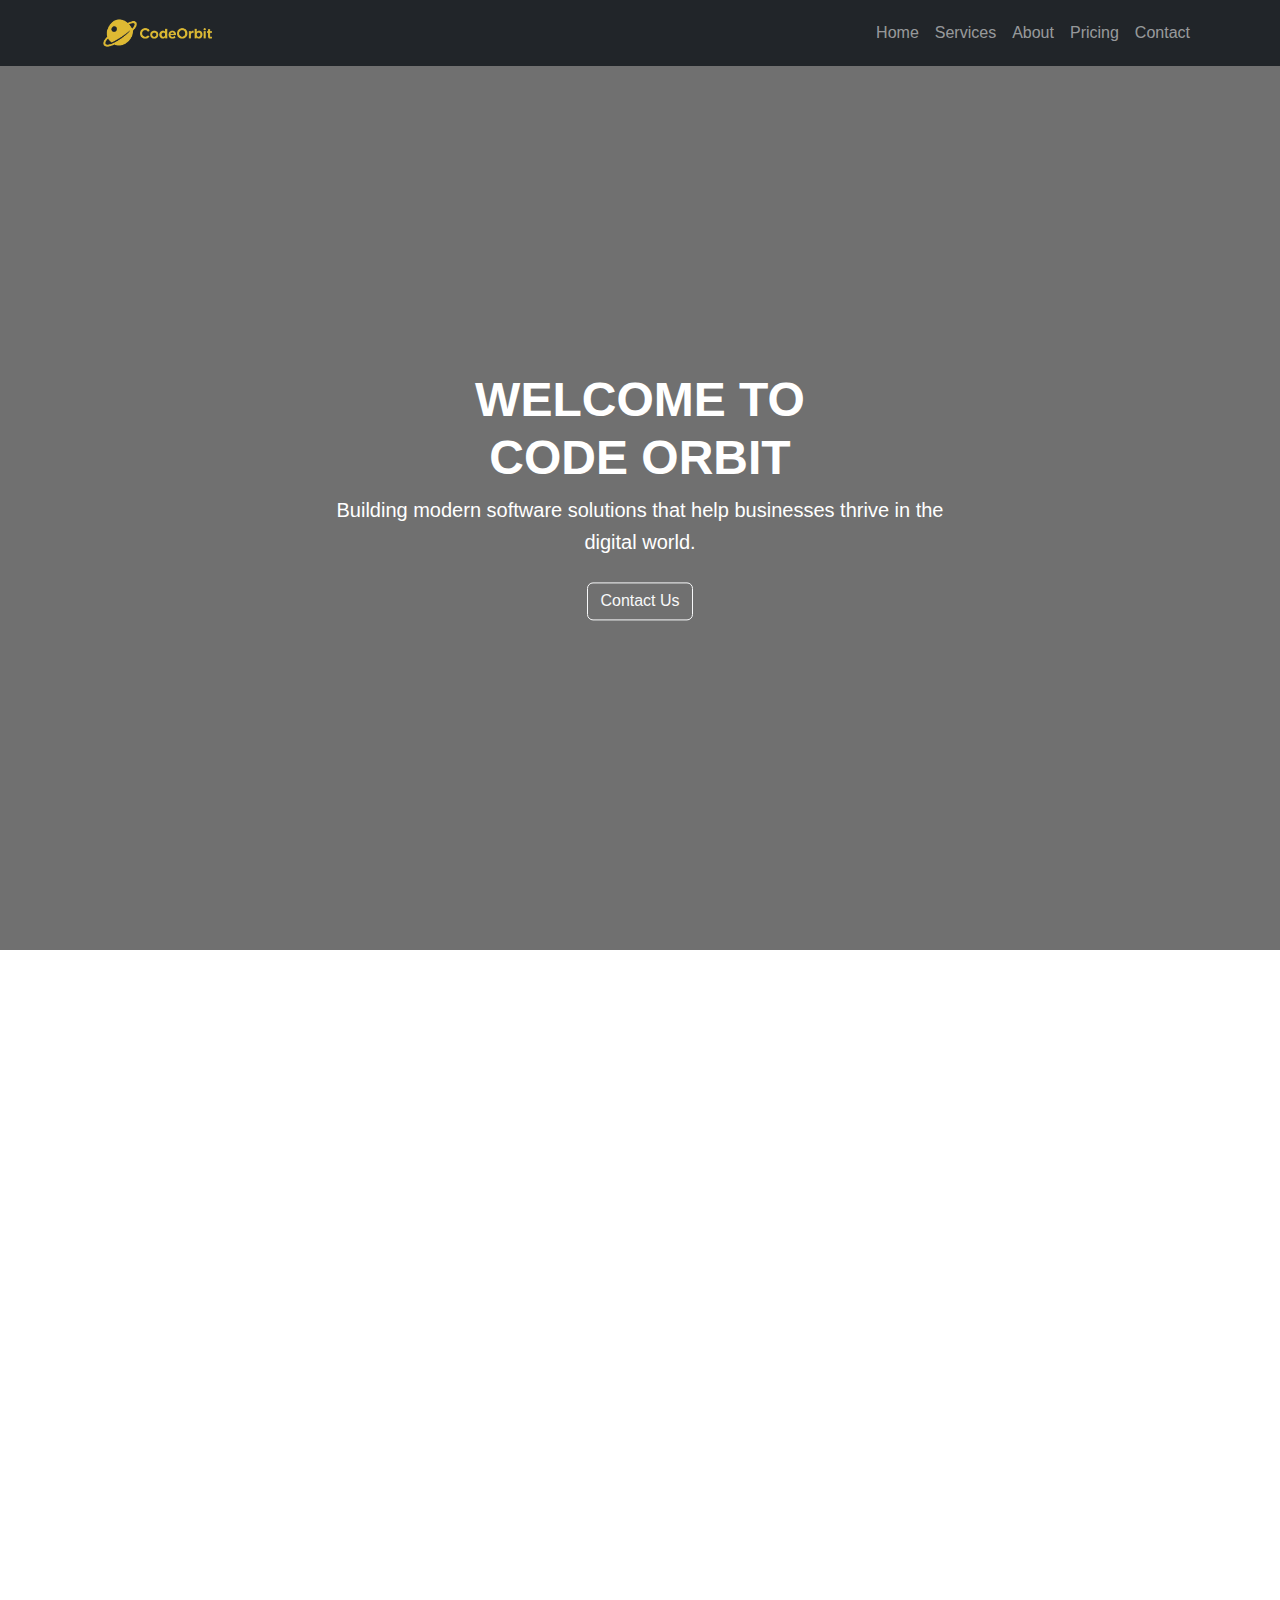
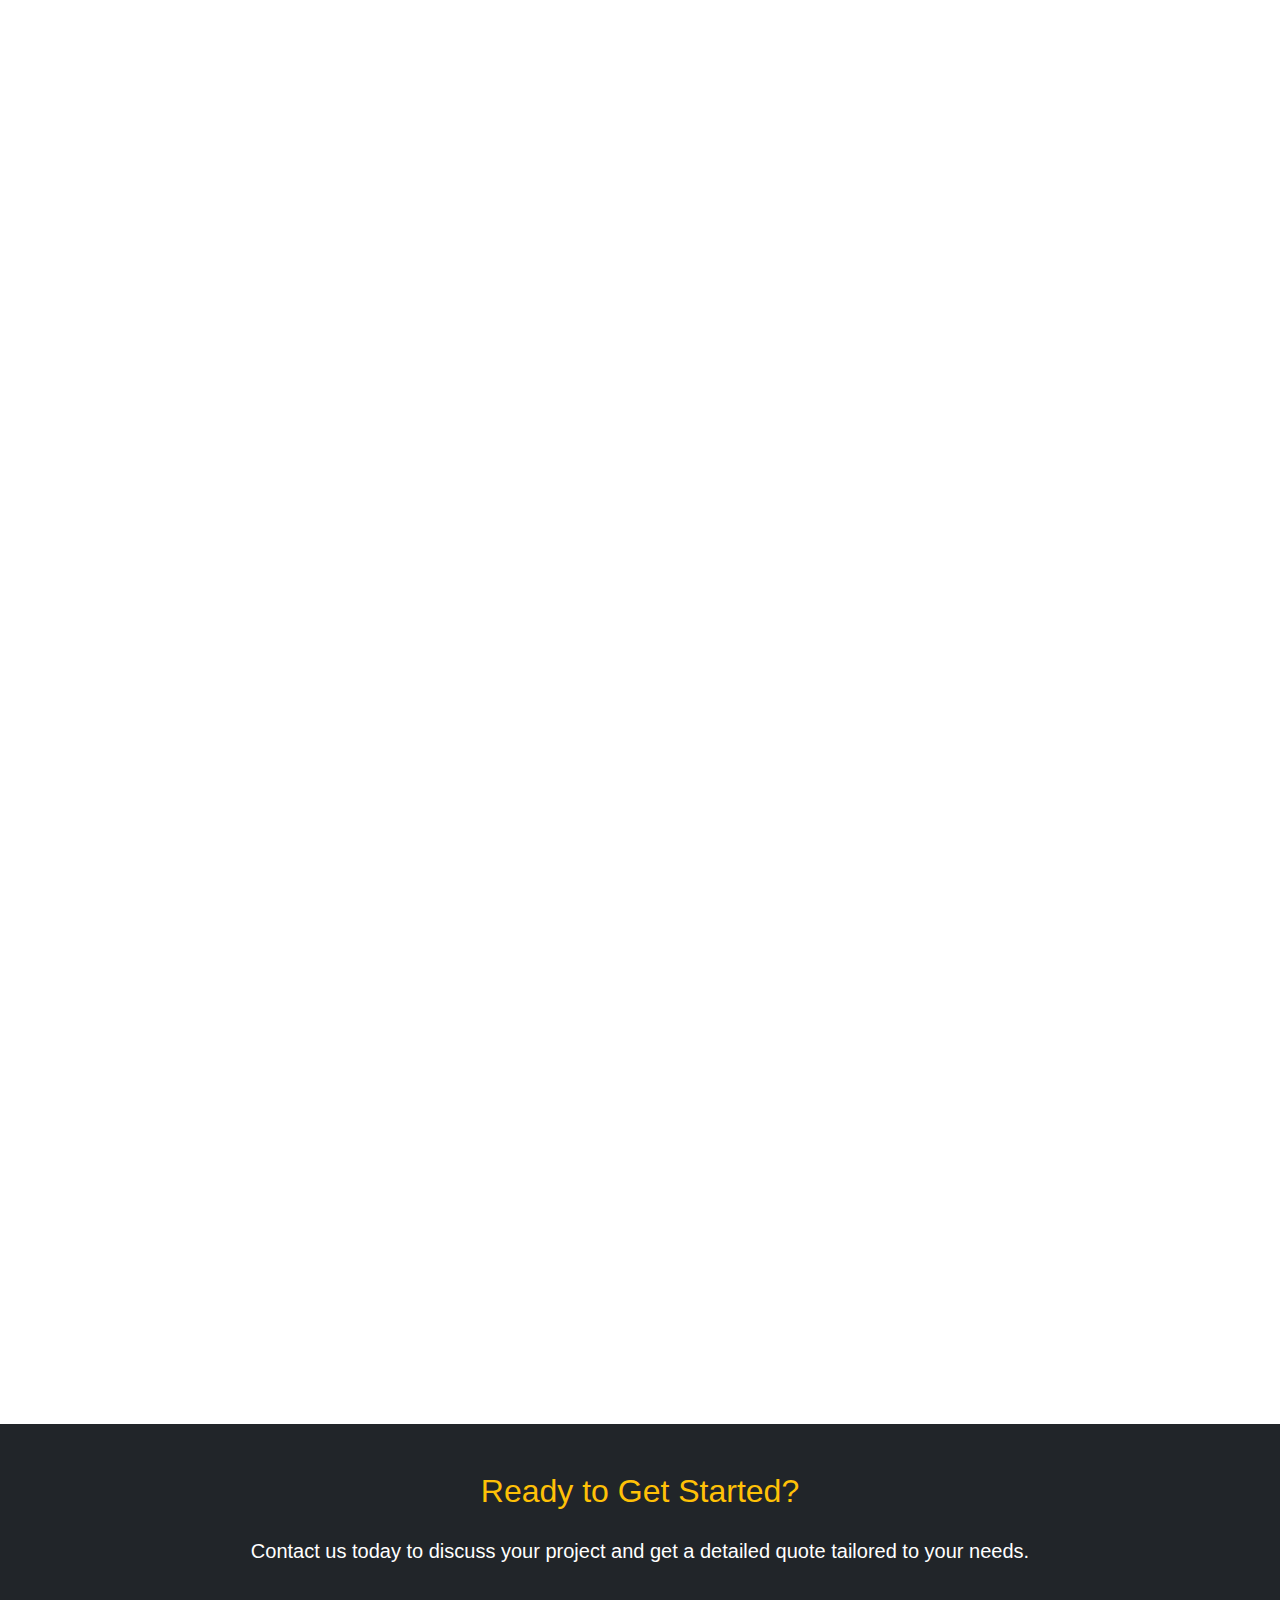
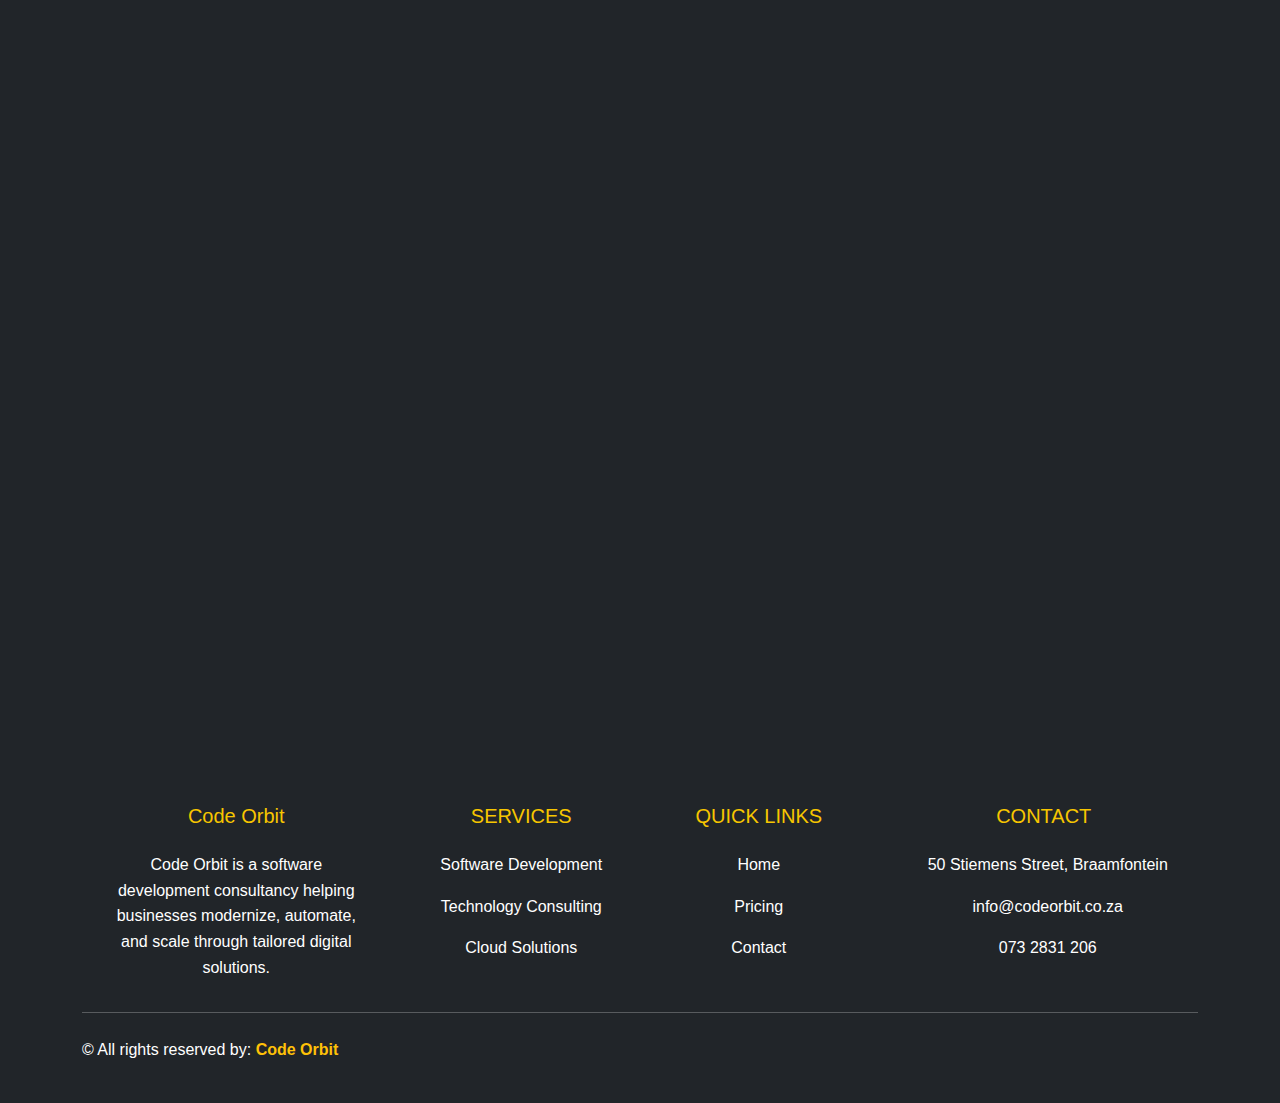
<file: index.html>
<!DOCTYPE html>
<html lang="en">
<head>
  <meta charset="UTF-8">
  <meta name="viewport" content="width=device-width, initial-scale=1.0">
  
  <!-- SEO Meta Tags -->
  <title>Pricing - Code Orbit Software Development Packages | Braamfontein</title>
  <meta name="description" content="Transparent pricing for Code Orbit's software development services. Choose from Starter, Professional, or Enterprise packages. Custom solutions available in Braamfontein.">
  <meta name="keywords" content="software development pricing, web development packages, technology consulting rates, Code Orbit pricing, Braamfontein software services">
  <meta name="author" content="Code Orbit">
  <meta name="robots" content="index, follow">
  
  <!-- Open Graph Meta Tags -->
  <meta property="og:type" content="website">
  <meta property="og:title" content="Code Orbit Pricing - Software Development Packages">
  <meta property="og:description" content="Transparent pricing for professional software development services. Choose the perfect package for your business needs.">
  <meta property="og:url" content="https://www.codeorbit.co.za/pricing.html">
  <meta property="og:site_name" content="Code Orbit">
  <meta property="og:image" content="https://www.codeorbit.co.za/assets/logo.png">
  
  <!-- Canonical URL -->
  <link rel="canonical" href="https://www.codeorbit.co.za/pricing.html">
  
  <!-- Favicon -->
  <link rel="icon" type="image/png" href="assets/title-logo.png">
  
  <!-- CSS Resources -->
  <link href="https://cdn.jsdelivr.net/npm/bootstrap@5.3.0/dist/css/bootstrap.min.css" rel="stylesheet">
  <link rel="stylesheet" href="https://cdnjs.cloudflare.com/ajax/libs/font-awesome/6.5.0/css/all.min.css" integrity="sha512-Avb2QiuDEEvB4bZJYdft2mNjVShBftLdPG8FJ0V7irTLQ8Uo0qcPxh4Plq7G5tGm0rU+1SPhVotteLpBERwTkw==" crossorigin="anonymous" referrerpolicy="no-referrer" />
  <link href="https://unpkg.com/aos@2.3.1/dist/aos.css" rel="stylesheet">
  <link href="styles.css" rel="stylesheet">
  <!-- CSS Resources -->
  <link href="https://cdn.jsdelivr.net/npm/bootstrap@5.3.0/dist/css/bootstrap.min.css" rel="stylesheet">
  <link rel="stylesheet" href="https://cdnjs.cloudflare.com/ajax/libs/font-awesome/6.5.0/css/all.min.css" integrity="sha512-Avb2QiuDEEvB4bZJYdft2mNjVShBftLdPG8FJ0V7irTLQ8Uo0qcPxh4Plq7G5tGm0rU+1SPhVotteLpBERwTkw==" crossorigin="anonymous" referrerpolicy="no-referrer" />
  <link href="https://unpkg.com/aos@2.3.1/dist/aos.css" rel="stylesheet">

  <!-- Your CSS -->
  <link href="styles.css" rel="stylesheet">
</head>
<body>

<!-- Header -->
<nav id="mainNav" class="navbar navbar-expand-lg navbar-dark bg-dark fixed-top">
  <div class="container">
    <a class="navbar-brand d-flex align-items-center" href="index.html" aria-label="Code Orbit Home">
      <img src="assets/logo.png" alt="Code Orbit - Software Development Company Logo" height="40" class="me-2" />
    </a>
    <button class="navbar-toggler" type="button" data-bs-toggle="collapse" data-bs-target="#navbarNav">
      <span class="navbar-toggler-icon"></span>
    </button>
    <div class="collapse navbar-collapse" id="navbarNav">
      <ul class="navbar-nav ms-auto">
        <li class="nav-item"><a class="nav-link" href="index.html#home">Home</a></li>
        <li class="nav-item"><a class="nav-link" href="index.html#services">Services</a></li>
        <li class="nav-item"><a class="nav-link" href="index.html#about">About</a></li>
        <li class="nav-item"><a class="nav-link active" href="pricing.html">Pricing</a></li>
        <li class="nav-item"><a class="nav-link" href="index.html#contact">Contact</a></li>
      </ul>
    </div>
  </div>
</nav>

<section class="hero hero--single text-center text-white" id="home" role="banner">
  <div class="hero-content">
    <h1>WELCOME TO <br> CODE ORBIT</h1>
    <p class="lead">Building modern software solutions that help businesses thrive in the digital world.</p>
    <a href="#contact" class="btn btn-outline-light m-2" aria-label="Contact Code Orbit for software development services">Contact Us</a>
  </div>
</section>

<section class="faq-section">
  <div class="container">
    <div class="text-center mb-5">
      <h2 class="section-title" data-aos="fade-up">Services</h2>
      <p class="section-subtitle" data-aos="fade-up" data-aos-delay="100">
        Services offered by Code Orbit
      </p>
    </div>
    
    <div class="row justify-content-center">
      <div class="col-lg-8">
        <div class="faq-item" data-aos="fade-up" data-aos-delay="100">
          <button class="faq-question" onclick="toggleFAQ(this)">
            Software Modernization <i class="fas fa-chevron-down float-end"></i>
          </button>
          <div class="faq-answer" style="display: none;">
            Revamp your legacy systems with modern technologies and architectures to boost performance and maintainability. documentation, and training materials.
          </div>
        </div>
        
        <div class="faq-item" data-aos="fade-up" data-aos-delay="200">
          <button class="faq-question" onclick="toggleFAQ(this)">
            Technology Consulting <i class="fas fa-chevron-down float-end"></i>
          </button>
          <div class="faq-answer" style="display: none;">
            Get expert advice on IT strategy, software architecture, and selecting the right technology stack for your business.
          </div>
        </div>
        
        <div class="faq-item" data-aos="fade-up" data-aos-delay="300">
          <button class="faq-question" onclick="toggleFAQ(this)">
            Cloud Consulting & DevOps <i class="fas fa-chevron-down float-end"></i>
          </button>
          <div class="faq-answer" style="display: none;">
            We help you migrate, optimize, and automate your infrastructure using cloud-native and DevOps practices.
          </div>
        </div>
        
        <div class="faq-item" data-aos="fade-up" data-aos-delay="400">
          <button class="faq-question" onclick="toggleFAQ(this)">
            Software Development <i class="fas fa-chevron-down float-end"></i>
          </button>
          <div class="faq-answer" style="display: none;">
            We build custom, scalable, and maintainable software tailored to meet your business requirements.
          </div>
        </div>
        
        <div class="faq-item" data-aos="fade-up" data-aos-delay="500">
          <button class="faq-question" onclick="toggleFAQ(this)">
            Systems Integration <i class="fas fa-chevron-down float-end"></i>
          </button>
          <div class="faq-answer" style="display: none;">
            Connect disparate systems and data sources into a cohesive environment to enable smooth information flow.
          </div>
        </div>

        <div class="faq-item" data-aos="fade-up" data-aos-delay="500">
          <button class="faq-question" onclick="toggleFAQ(this)">
            Project Management <i class="fas fa-chevron-down float-end"></i>
          </button>
          <div class="faq-answer" style="display: none;">
            Ensure timely delivery, cost control, and scope clarity through structured and agile project management practices.
          </div>
        </div>
      </div>
    </div>
  </div>
</section>

<!-- Pricing Cards Section -->
<section class="pricing-container">
  <div class="container">
    <div class="pricing-cards">
      
      <!-- Starter Package -->
      <div class="pricing-card" data-aos="fade-up" data-aos-delay="100">
        <h3 class="plan-name">Starter</h3>
        <p class="plan-description">Perfect for small businesses and startups looking to establish their digital presence.</p>
        
        <div class="plan-price">
          <span class="currency">R</span>6,000 - 25,000
        </div>
        <p class="plan-period">per project</p>
        
        <ul class="plan-features">
          <li><i class="fas fa-check-circle"></i> Basic website development</li>
          <li><i class="fas fa-check-circle"></i> Responsive design (mobile-friendly)</li>
          <li><i class="fas fa-check-circle"></i> Up to 5 pages</li>
          <li><i class="fas fa-check-circle"></i> Contact form integration</li>
          <li><i class="fas fa-check-circle"></i> Basic SEO optimization</li>
          <li><i class="fas fa-check-circle"></i> 30 days support</li>
          <li><i class="fas fa-check-circle"></i> 2 rounds of revisions</li>
        </ul>
        
        <a href="#contact" class="plan-button secondary">Get Started</a>
      </div>

      <!-- Professional Package (Popular) -->
      <div class="pricing-card popular" data-aos="fade-up" data-aos-delay="200">
        <div class="popular-badge">Most Popular</div>
        <h3 class="plan-name">Professional</h3>
        <p class="plan-description">Ideal for growing businesses needing comprehensive digital solutions and ongoing support.</p>
        
        <div class="plan-price">
          <span class="currency">R</span>25,000 - 65,000
        </div>
        <p class="plan-period">per project</p>
        
        <ul class="plan-features">
          <li><i class="fas fa-check-circle"></i> Advanced web application</li>
          <li><i class="fas fa-check-circle"></i> Custom functionality & features</li>
          <li><i class="fas fa-check-circle"></i> Database integration</li>
          <li><i class="fas fa-check-circle"></i> User authentication system</li>
          <li><i class="fas fa-check-circle"></i> Advanced SEO & analytics</li>
          <li><i class="fas fa-check-circle"></i> 90 days support & maintenance</li>
          <li><i class="fas fa-check-circle"></i> Unlimited revisions</li>
          <li><i class="fas fa-check-circle"></i> Performance optimization</li>
          <li><i class="fas fa-check-circle"></i> Security implementation</li>
        </ul>
        
        <a href="#contact" class="plan-button primary">Get Started</a>
      </div>

      <!-- Enterprise Package -->
      <div class="pricing-card" data-aos="fade-up" data-aos-delay="300">
        <h3 class="plan-name">Enterprise</h3>
        <p class="plan-description">For large organizations requiring complex systems, integrations, and dedicated support.</p>
        
        <div class="plan-price">
          <span class="currency">R</span>65,000 - 200,000+
        </div>
        <p class="plan-period">per project</p>
        
        <ul class="plan-features">
          <li><i class="fas fa-check-circle"></i> Complex system development</li>
          <li><i class="fas fa-check-circle"></i> Multiple system integrations</li>
          <li><i class="fas fa-check-circle"></i> Cloud infrastructure setup</li>
          <li><i class="fas fa-check-circle"></i> DevOps implementation</li>
          <li><i class="fas fa-check-circle"></i> Dedicated project manager</li>
          <li><i class="fas fa-check-circle"></i> 6 months support included</li>
          <li><i class="fas fa-check-circle"></i> Training & documentation</li>
          <li><i class="fas fa-check-circle"></i> 24/7 monitoring & support</li>
          <li><i class="fas fa-check-circle"></i> Scalability planning</li>
        </ul>
        
        <a href="#contact" class="plan-button secondary">Contact Sales</a>
      </div>
    </div>
  </div>
</section>

<!-- Custom Solutions Section -->
<section class="custom-solutions">
  <div class="container" data-aos="fade-up">
    <h2 class="section-title">Need Something Custom?</h2>
    <p class="lead mb-4">
      Every business is unique. We offer tailored solutions that perfectly match your specific requirements, 
      timeline, and budget. Let's discuss your project and create a custom package just for you.
    </p>
    <a href="index.html#contact" class="btn btn-enhanced">
      <span class="btn-text">Discuss Custom Solution</span>
      <i class="fas fa-arrow-right btn-icon" aria-hidden="true"></i>
    </a>
  </div>
</section>

<!-- FAQ Section -->
<section class="faq-section">
  <div class="container">
    <div class="text-center mb-5">
      <h2 class="section-title" data-aos="fade-up">Frequently Asked Questions</h2>
      <p class="section-subtitle" data-aos="fade-up" data-aos-delay="100">
        Common questions about our pricing and services
      </p>
    </div>
    
    <div class="row justify-content-center">
      <div class="col-lg-8">
        <div class="faq-item" data-aos="fade-up" data-aos-delay="100">
          <button class="faq-question" onclick="toggleFAQ(this)">
            What's included in the project price? <i class="fas fa-chevron-down float-end"></i>
          </button>
          <div class="faq-answer" style="display: none;">
            Our project prices include all development work, testing, deployment, and the specified support period. You'll also receive source code, documentation, and training materials.
          </div>
        </div>
        
        <div class="faq-item" data-aos="fade-up" data-aos-delay="200">
          <button class="faq-question" onclick="toggleFAQ(this)">
            Do you offer monthly payment plans? <i class="fas fa-chevron-down float-end"></i>
          </button>
          <div class="faq-answer" style="display: none;">
            Yes! We offer flexible payment plans for all packages. Typically, we require 50% upfront and the remainder upon project completion, but we can discuss custom payment schedules.
          </div>
        </div>
        
        <div class="faq-item" data-aos="fade-up" data-aos-delay="300">
          <button class="faq-question" onclick="toggleFAQ(this)">
            What happens after the support period ends? <i class="fas fa-chevron-down float-end"></i>
          </button>
          <div class="faq-answer" style="display: none;">
            After the included support period, we offer ongoing maintenance packages starting from R2,500 per month, or you can purchase support hours as needed at R850 per hour.
          </div>
        </div>
        
        <div class="faq-item" data-aos="fade-up" data-aos-delay="400">
          <button class="faq-question" onclick="toggleFAQ(this)">
            Can I upgrade my package during development? <i class="fas fa-chevron-down float-end"></i>
          </button>
          <div class="faq-answer" style="display: none;">
            Absolutely! You can upgrade your package at any time during development. We'll adjust the pricing and timeline accordingly and keep you informed of all changes.
          </div>
        </div>
        
        <div class="faq-item" data-aos="fade-up" data-aos-delay="500">
          <button class="faq-question" onclick="toggleFAQ(this)">
            Do you provide hosting services? <i class="fas fa-chevron-down float-end"></i>
          </button>
          <div class="faq-answer" style="display: none;">
            We can help you set up hosting with reliable providers and provide ongoing hosting management as part of our maintenance packages. We'll recommend the best hosting solution for your specific needs.
          </div>
        </div>
      </div>
    </div>
  </div>
</section>

<!-- Contact Form Section -->
<section id="contact" class="bg-dark text-white py-5">
  <div class="container">
    <div class="text-center mb-5">
      <h2 class="text-warning mb-4">Ready to Get Started?</h2>
      <p class="lead mb-4">Contact us today to discuss your project and get a detailed quote tailored to your needs.</p>
    </div>
    <div class="row justify-content-center">
      <div class="col-md-8 col-lg-6">
        <form action="https://formspree.io/f/xwpbgrpv" method="POST" class="contact-form" data-aos="fade-up">
          <div class="mb-3">
            <label for="name" class="form-label">Name <span class="text-warning">*</span></label>
            <input type="text" class="form-control" id="name" name="name" required placeholder="Your full name">
          </div>
          <div class="mb-3">
            <label for="email" class="form-label">Email <span class="text-warning">*</span></label>
            <input type="email" class="form-control" id="email" name="email" required placeholder="your.email@example.com">
          </div>
          <div class="mb-3">
            <label for="phone" class="form-label">Phone</label>
            <input type="tel" class="form-control" id="phone" name="phone" placeholder="Your phone number">
          </div>
          <div class="mb-3">
            <label for="subject" class="form-label">Subject</label>
            <input type="text" class="form-control" id="subject" name="subject" placeholder="What is this regarding?">
          </div>
          <div class="mb-3">
            <label for="message" class="form-label">Message <span class="text-warning">*</span></label>
            <textarea class="form-control" id="message" name="message" rows="5" required placeholder="Tell us about your project..."></textarea>
          </div>
          <div class="text-center">
            <button type="submit" class="btn btn-warning btn-lg">
              <i class="fas fa-paper-plane me-2"></i> Send Message
            </button>
          </div>
          <div class="mt-4 text-center">
            <p class="mb-2">Or reach us directly:</p>
            <div class="d-flex flex-wrap justify-content-center gap-3">
              <a href="mailto:info@codeorbit.co.za" class="btn btn-outline-warning">
                <i class="fas fa-envelope me-2"></i> Email Us
              </a>
              <a href="tel:+27732831206" class="btn btn-outline-light">
                <i class="fas fa-phone me-2"></i> Call Us
              </a>
            </div>
          </div>
        </form>
      </div>
    </div>
  </div>
</section>

<!-- Footer -->
<footer class="bg-dark text-white pt-5 pb-4">
  <div class="container text-center text-md-left">
    <div class="row text-center text-md-left">
      <div class="col-md-3 col-lg-3 col-xl-3 mx-auto mt-3">
        <h5 class="txt-uppercase mb-4 font-weight-bold footer-section-header">Code Orbit</h5>
        <p>
          Code Orbit is a software development consultancy helping businesses modernize, automate, and scale through tailored digital solutions.
        </p>
      </div>
      <div class="col-md-2 col-lg-2 col-xm-2 mx-auto mt-3 footer-services">
        <h5 class="text-uppercase mb-4 font-weight-bold footer-section-header">Services</h5>
        <p><a href="index.html#services" class="text-white" style="text-decoration: none;">Software Development</a></p>
        <p><a href="index.html#services" class="text-white" style="text-decoration: none;">Technology Consulting</a></p>
        <p><a href="index.html#services" class="text-white" style="text-decoration: none;">Cloud Solutions</a></p>
      </div>
      <div class="col-md-3 col-lg-2 col-xl-2 mx-auto mt-3 footer-links">
        <h5 class="text-uppercase mb-4 font-weight-bold footer-section-header">Quick Links</h5>
        <p><a href="index.html" class="text-white" style="text-decoration: none;">Home</a></p>
        <p><a href="pricing.html" class="text-white" style="text-decoration: none;">Pricing</a></p>
        <p><a href="index.html#contact" class="text-white" style="text-decoration: none;">Contact</a></p>
      </div>
      <div class="col-md-4 col-lg-3 col-xl-3 mx-auto mt-3 text-center">
        <h5 class="text-uppercase mb-4 font-weight-bold footer-section-header">Contact</h5>
        <p><i class="fas fa-home fa-lg me-2"></i> 50 Stiemens Street, Braamfontein</p>
        <p><i class="fas fa-envelope fa-lg me-2"></i> info@codeorbit.co.za</p>
        <p><i class="fas fa-phone fa-lg me-2"></i> 073 2831 206</p>
      </div>
    </div>

    <hr class="mb-4">
    
    <div class="row align-items-center">
      <div class="col-md-7 col-lg-8 text-start">
        <p class="footer-bottom-text"> &copy; <span id="year"></span> All rights reserved by:
          <a href="index.html" style="text-decoration: none;">
            <strong class="text-warning">Code Orbit</strong>
          </a>
        </p>
      </div>
      <div class="col-md-5 col-lg-4">
        <div class="text-center text-md-end footer-social-icons">
          <ul class="list-unstyled mb-0">
            <li class="d-inline">
              <a href="#" class="btn text-white" style="font-size: 23px;" aria-label="Facebook">
                <i class="fab fa-facebook"></i>
              </a>
            </li>
            <li class="d-inline">
              <a href="#" class="btn text-white" style="font-size: 23px;" aria-label="Twitter">
                <i class="fab fa-twitter"></i>
              </a>
            </li>
            <li class="d-inline">
              <a href="#" class="btn text-white" style="font-size: 23px;" aria-label="Instagram">
                <i class="fab fa-instagram"></i>
              </a>
            </li>
            <li class="d-inline">
              <a href="#" class="btn text-white" style="font-size: 23px;" aria-label="LinkedIn">
                <i class="fab fa-linkedin"></i>
              </a>
            </li>
          </ul>
        </div>
      </div>
    </div>
  </div>
</footer>

<script src="https://cdn.jsdelivr.net/npm/bootstrap@5.3.0/dist/js/bootstrap.bundle.min.js"></script>
<script src="https://unpkg.com/aos@2.3.1/dist/aos.js"></script>
<script src="main.js"></script>
</body>
</html>
</file>
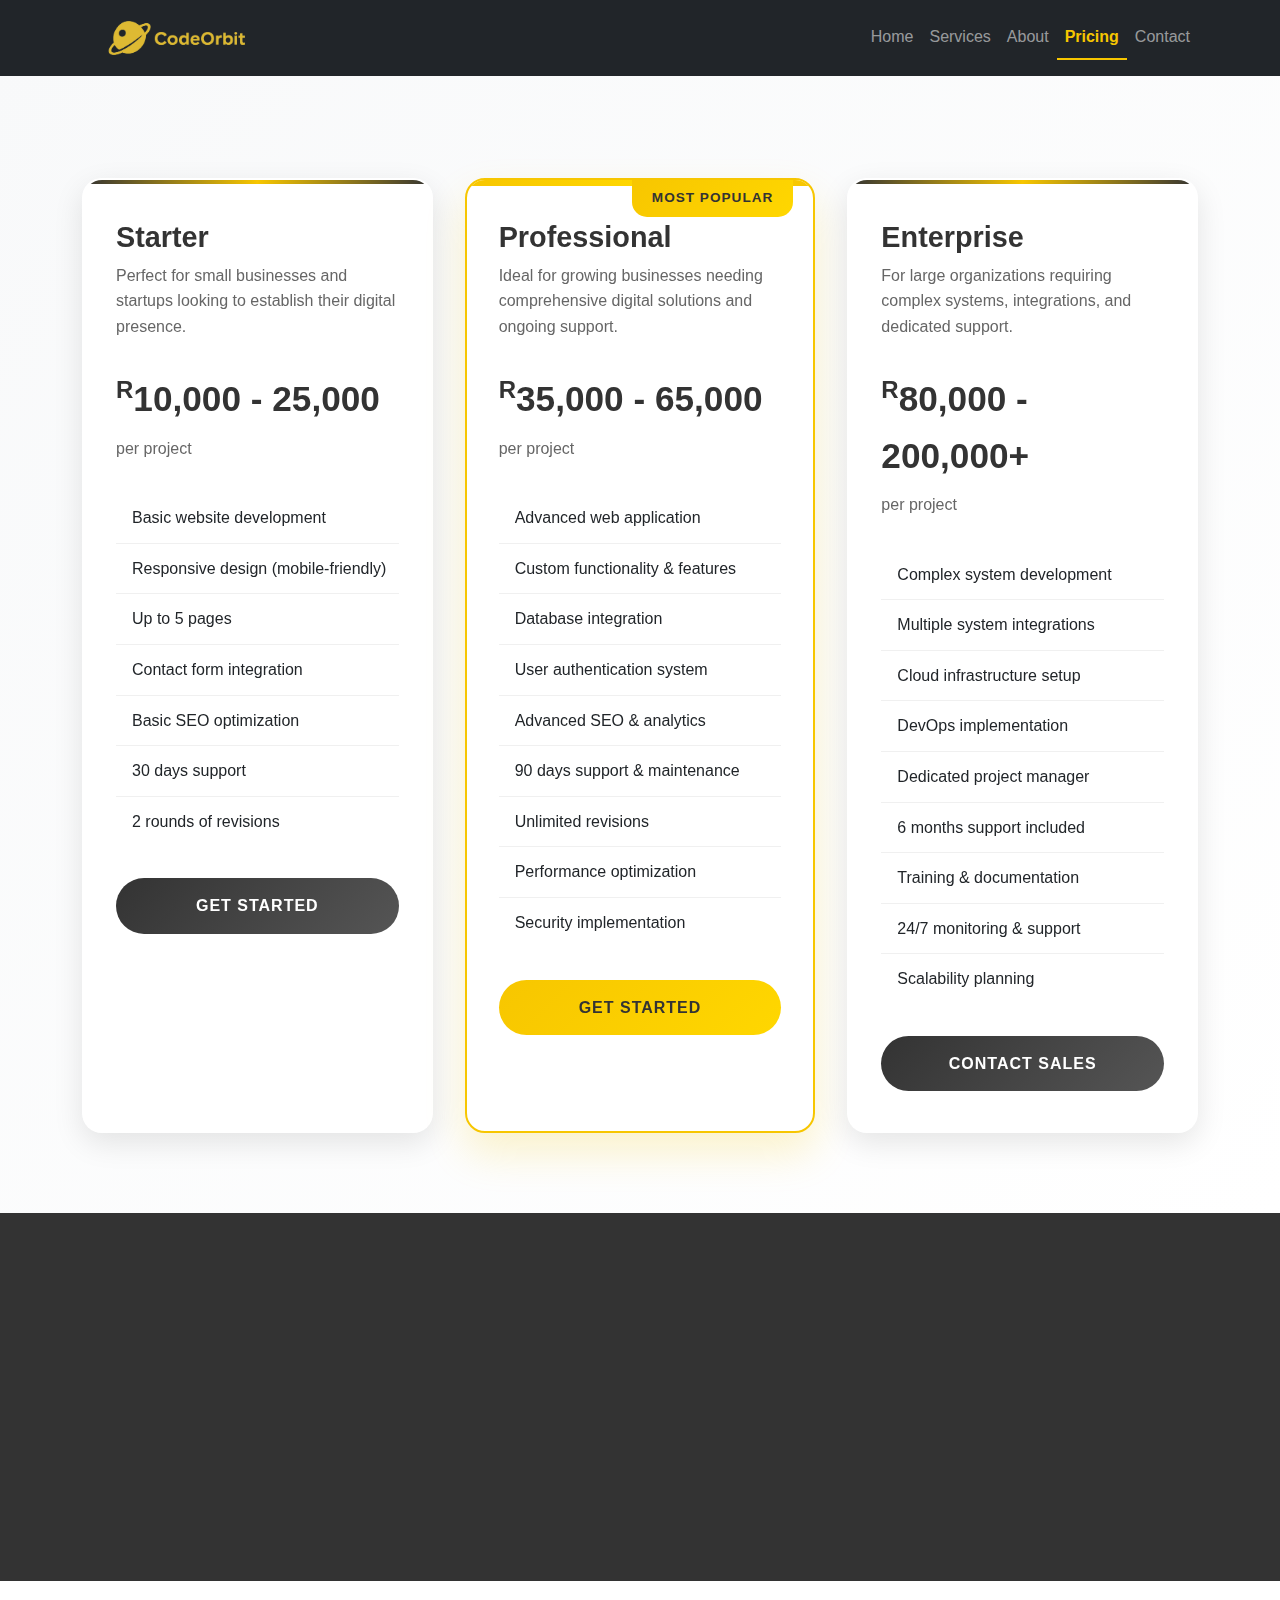
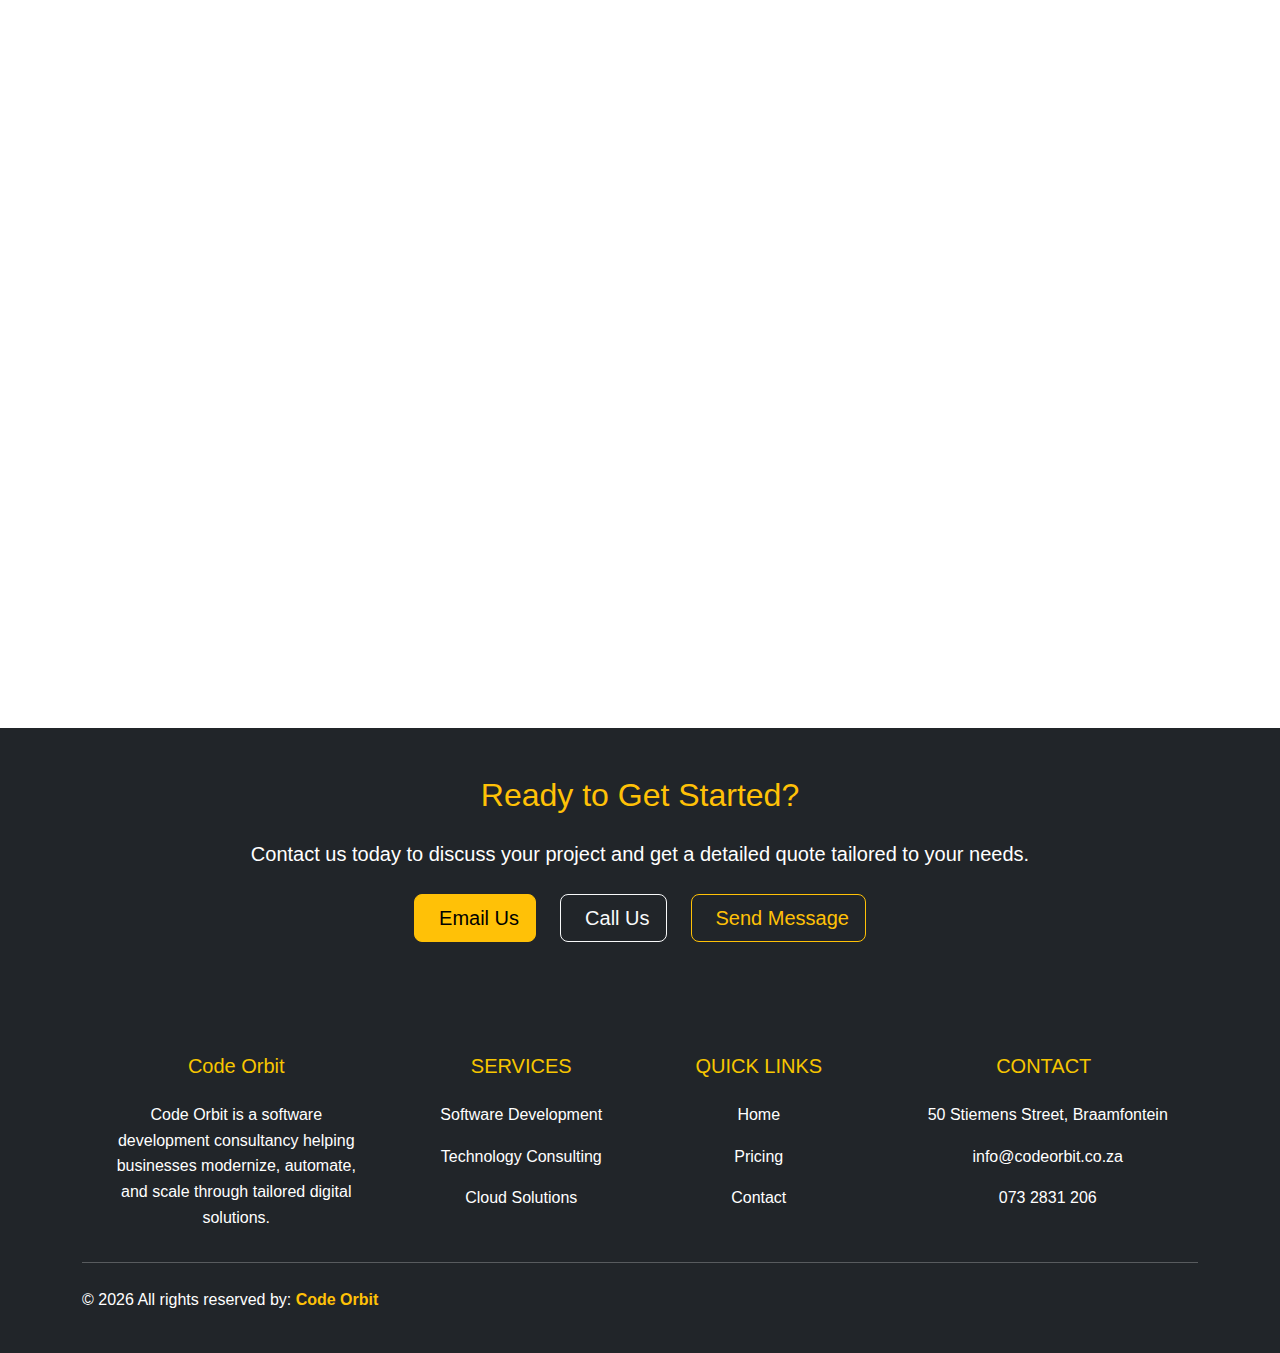
<file: pricing.html>
<!DOCTYPE html>
<html lang="en">
<head>
  <meta charset="UTF-8">
  <meta name="viewport" content="width=device-width, initial-scale=1.0">
  
  <!-- SEO Meta Tags -->
  <title>Pricing - Code Orbit Software Development Packages | Braamfontein</title>
  <meta name="description" content="Transparent pricing for Code Orbit's software development services. Choose from Starter, Professional, or Enterprise packages. Custom solutions available in Braamfontein.">
  <meta name="keywords" content="software development pricing, web development packages, technology consulting rates, Code Orbit pricing, Braamfontein software services">
  <meta name="author" content="Code Orbit">
  <meta name="robots" content="index, follow">
  
  <!-- Open Graph Meta Tags -->
  <meta property="og:type" content="website">
  <meta property="og:title" content="Code Orbit Pricing - Software Development Packages">
  <meta property="og:description" content="Transparent pricing for professional software development services. Choose the perfect package for your business needs.">
  <meta property="og:url" content="https://www.codeorbit.co.za/pricing.html">
  <meta property="og:site_name" content="Code Orbit">
  <meta property="og:image" content="https://www.codeorbit.co.za/assets/logo.png">
  
  <!-- Canonical URL -->
  <link rel="canonical" href="https://www.codeorbit.co.za/pricing.html">
  
  <!-- Favicon -->
  <link rel="icon" type="image/png" href="assets/title-logo.png">
  
  <!-- CSS Resources -->
  <link href="https://cdn.jsdelivr.net/npm/bootstrap@5.3.0/dist/css/bootstrap.min.css" rel="stylesheet">
  <link rel="stylesheet" href="https://cdnjs.cloudflare.com/ajax/libs/font-awesome/6.5.0/css/all.min.css" integrity="sha512-Avb2QiuDEEvB4bZJYdft2mNjVShBftLdPG8FJ0V7irTLQ8Uo0qcPxh4Plq7G5tGm0rU+1SPhVotteLpBERwTkw==" crossorigin="anonymous" referrerpolicy="no-referrer" />
  <link href="https://unpkg.com/aos@2.3.1/dist/aos.css" rel="stylesheet">
  <link href="styles.css" rel="stylesheet">
  
  <style>
    /* Pricing Page Specific Styles */
    .pricing-hero {
      background: linear-gradient(135deg, #333 0%, #555 50%, #333 100%);
      min-height: 60vh;
      display: flex;
      align-items: center;
      color: white;
      position: relative;
      overflow: hidden;
    }
    
    .pricing-hero::before {
      content: '';
      position: absolute;
      top: 0;
      left: 0;
      right: 0;
      bottom: 0;
      background: url('data:image/svg+xml,<svg xmlns="http://www.w3.org/2000/svg" viewBox="0 0 100 100"><defs><pattern id="grain" width="100" height="100" patternUnits="userSpaceOnUse"><circle cx="25" cy="25" r="1" fill="%23f7c600" opacity="0.1"/><circle cx="75" cy="75" r="1" fill="%23f7c600" opacity="0.1"/><circle cx="50" cy="10" r="0.5" fill="%23f7c600" opacity="0.15"/><circle cx="10" cy="60" r="0.5" fill="%23f7c600" opacity="0.15"/><circle cx="90" cy="40" r="0.5" fill="%23f7c600" opacity="0.15"/></pattern></defs><rect width="100" height="100" fill="url(%23grain)"/></svg>');
      opacity: 0.3;
    }
    
    .pricing-container {
      padding: 80px 0;
      background: linear-gradient(135deg, #f8f9fa 0%, #ffffff 100%);
    }
    
    .pricing-cards {
      display: grid;
      grid-template-columns: repeat(auto-fit, minmax(350px, 1fr));
      gap: 2rem;
      margin-top: 3rem;
    }
    
    .pricing-card {
      background: white;
      border-radius: 20px;
      padding: 2.5rem 2rem;
      box-shadow: 0 10px 30px rgba(0, 0, 0, 0.1);
      transition: all 0.3s ease;
      position: relative;
      border: 2px solid transparent;
      overflow: hidden;
    }
    
    .pricing-card::before {
      content: '';
      position: absolute;
      top: 0;
      left: 0;
      right: 0;
      height: 4px;
      background: linear-gradient(90deg, #333, #f7c600, #333);
    }
    
    .pricing-card.popular {
      transform: scale(1.05);
      border-color: #f7c600;
      box-shadow: 0 20px 40px rgba(247, 198, 0, 0.2);
    }
    
    .pricing-card.popular::before {
      background: linear-gradient(90deg, #f7c600, #ffd700, #f7c600);
      height: 6px;
    }
    
    .popular-badge {
      position: absolute;
      top: -1px;
      right: 20px;
      background: linear-gradient(135deg, #f7c600, #ffd700);
      color: #333;
      padding: 8px 20px;
      border-radius: 0 0 15px 15px;
      font-weight: 700;
      font-size: 0.85rem;
      text-transform: uppercase;
      letter-spacing: 1px;
    }
    
    .plan-name {
      font-size: 1.8rem;
      font-weight: 700;
      color: #333;
      margin-bottom: 0.5rem;
    }
    
    .plan-description {
      color: #666;
      margin-bottom: 2rem;
      line-height: 1.6;
    }
    
    .plan-price {
      font-size: 2.2rem;
      font-weight: 800;
      color: #333;
      margin-bottom: 0.5rem;
    }
    
    .plan-price .currency {
      font-size: 1.5rem;
      vertical-align: top;
    }
    
    .plan-period {
      color: #666;
      margin-bottom: 2rem;
    }
    
    .plan-features {
      list-style: none;
      padding: 0;
      margin: 2rem 0;
    }
    
    .plan-features li {
      padding: 0.75rem 0;
      display: flex;
      align-items: center;
      border-bottom: 1px solid #f0f0f0;
    }
    
    .plan-features li:last-child {
      border-bottom: none;
    }
    
    .plan-features i {
      color: #f7c600;
      margin-right: 1rem;
      font-size: 1.1rem;
    }
    
    .plan-button {
      width: 100%;
      padding: 15px 30px;
      border: none;
      border-radius: 50px;
      font-weight: 600;
      text-transform: uppercase;
      letter-spacing: 1px;
      transition: all 0.3s ease;
      text-decoration: none;
      display: inline-block;
      text-align: center;
    }
    
    .plan-button.primary {
      background: linear-gradient(135deg, #f7c600, #ffd700);
      color: #333;
    }
    
    .plan-button.secondary {
      background: linear-gradient(135deg, #333, #555);
      color: white;
    }
    
    .plan-button:hover {
      transform: translateY(-2px);
      box-shadow: 0 10px 20px rgba(0, 0, 0, 0.2);
    }
    
    .plan-button.primary:hover {
      background: linear-gradient(135deg, #ffd700, #f7c600);
      color: #333;
    }
    
    .plan-button.secondary:hover {
      background: linear-gradient(135deg, #f7c600, #ffd700);
      color: #333;
    }
    
    .custom-solutions {
      background: #333;
      color: white;
      padding: 80px 0;
      text-align: center;
    }
    
    .custom-solutions h2 {
      color: #f7c600;
      margin-bottom: 1rem;
    }
    
    .faq-section {
      padding: 80px 0;
      background: white;
    }
    
    .faq-item {
      background: #f8f9fa;
      border-radius: 10px;
      margin-bottom: 1rem;
      overflow: hidden;
    }
    
    .faq-question {
      padding: 1.5rem;
      background: #f8f9fa;
      border: none;
      width: 100%;
      text-align: left;
      font-weight: 600;
      color: #333;
      cursor: pointer;
      transition: all 0.3s ease;
    }
    
    .faq-question:hover {
      background: #f7c600;
      color: #333;
    }
    
    .faq-answer {
      padding: 0 1.5rem 1.5rem;
      color: #666;
      line-height: 1.6;
    }
    
    @media (max-width: 768px) {
      .pricing-cards {
        grid-template-columns: 1fr;
        gap: 1.5rem;
      }
      
      .pricing-card.popular {
        transform: none;
      }
      
      .plan-price {
        font-size: 1.8rem;
      }
    }
  </style>
</head>
<body>

<!-- Header -->
<nav id="mainNav" class="navbar navbar-expand-lg navbar-dark bg-dark fixed-top">
  <div class="container">
    <a class="navbar-brand d-flex align-items-center" href="index.html" aria-label="Code Orbit Home">
      <img src="assets/logo.png" alt="Code Orbit - Software Development Company Logo" height="50" class="me-2" />
    </a>
    <button class="navbar-toggler" type="button" data-bs-toggle="collapse" data-bs-target="#navbarNav">
      <span class="navbar-toggler-icon"></span>
    </button>
    <div class="collapse navbar-collapse" id="navbarNav">
      <ul class="navbar-nav ms-auto">
        <li class="nav-item"><a class="nav-link" href="index.html#home">Home</a></li>
        <li class="nav-item"><a class="nav-link" href="index.html#services">Services</a></li>
        <li class="nav-item"><a class="nav-link" href="index.html#about">About</a></li>
        <li class="nav-item"><a class="nav-link active" href="pricing.html">Pricing</a></li>
        <li class="nav-item"><a class="nav-link" href="index.html#contact">Contact</a></li>
      </ul>
    </div>
  </div>
</nav>

<!-- Pricing Hero Section
<section class="pricing-hero">
  <div class="container text-center" style="position: relative; z-index: 2;">
    <h1 class="display-4 fw-bold mb-4" data-aos="fade-up">Choose Your Plan</h1>
    <p class="lead mb-0" data-aos="fade-up" data-aos-delay="100">
      Unlock endless possibilities with our tailored software development packages
    </p>
  </div>
</section> -->

<!-- Pricing Cards Section -->
<section class="pricing-container">
  <div class="container">
    <div class="pricing-cards">
      
      <!-- Starter Package -->
      <div class="pricing-card" data-aos="fade-up" data-aos-delay="100">
        <h3 class="plan-name">Starter</h3>
        <p class="plan-description">Perfect for small businesses and startups looking to establish their digital presence.</p>
        
        <div class="plan-price">
          <span class="currency">R</span>10,000 - 25,000
        </div>
        <p class="plan-period">per project</p>
        
        <ul class="plan-features">
          <li><i class="fas fa-check-circle"></i> Basic website development</li>
          <li><i class="fas fa-check-circle"></i> Responsive design (mobile-friendly)</li>
          <li><i class="fas fa-check-circle"></i> Up to 5 pages</li>
          <li><i class="fas fa-check-circle"></i> Contact form integration</li>
          <li><i class="fas fa-check-circle"></i> Basic SEO optimization</li>
          <li><i class="fas fa-check-circle"></i> 30 days support</li>
          <li><i class="fas fa-check-circle"></i> 2 rounds of revisions</li>
        </ul>
        
        <a href="#contact" class="plan-button secondary">Get Started</a>
      </div>

      <!-- Professional Package (Popular) -->
      <div class="pricing-card popular" data-aos="fade-up" data-aos-delay="200">
        <div class="popular-badge">Most Popular</div>
        <h3 class="plan-name">Professional</h3>
        <p class="plan-description">Ideal for growing businesses needing comprehensive digital solutions and ongoing support.</p>
        
        <div class="plan-price">
          <span class="currency">R</span>35,000 - 65,000
        </div>
        <p class="plan-period">per project</p>
        
        <ul class="plan-features">
          <li><i class="fas fa-check-circle"></i> Advanced web application</li>
          <li><i class="fas fa-check-circle"></i> Custom functionality & features</li>
          <li><i class="fas fa-check-circle"></i> Database integration</li>
          <li><i class="fas fa-check-circle"></i> User authentication system</li>
          <li><i class="fas fa-check-circle"></i> Advanced SEO & analytics</li>
          <li><i class="fas fa-check-circle"></i> 90 days support & maintenance</li>
          <li><i class="fas fa-check-circle"></i> Unlimited revisions</li>
          <li><i class="fas fa-check-circle"></i> Performance optimization</li>
          <li><i class="fas fa-check-circle"></i> Security implementation</li>
        </ul>
        
        <a href="#contact" class="plan-button primary">Get Started</a>
      </div>

      <!-- Enterprise Package -->
      <div class="pricing-card" data-aos="fade-up" data-aos-delay="300">
        <h3 class="plan-name">Enterprise</h3>
        <p class="plan-description">For large organizations requiring complex systems, integrations, and dedicated support.</p>
        
        <div class="plan-price">
          <span class="currency">R</span>80,000 - 200,000+
        </div>
        <p class="plan-period">per project</p>
        
        <ul class="plan-features">
          <li><i class="fas fa-check-circle"></i> Complex system development</li>
          <li><i class="fas fa-check-circle"></i> Multiple system integrations</li>
          <li><i class="fas fa-check-circle"></i> Cloud infrastructure setup</li>
          <li><i class="fas fa-check-circle"></i> DevOps implementation</li>
          <li><i class="fas fa-check-circle"></i> Dedicated project manager</li>
          <li><i class="fas fa-check-circle"></i> 6 months support included</li>
          <li><i class="fas fa-check-circle"></i> Training & documentation</li>
          <li><i class="fas fa-check-circle"></i> 24/7 monitoring & support</li>
          <li><i class="fas fa-check-circle"></i> Scalability planning</li>
        </ul>
        
        <a href="#contact" class="plan-button secondary">Contact Sales</a>
      </div>
    </div>
  </div>
</section>

<!-- Custom Solutions Section -->
<section class="custom-solutions">
  <div class="container" data-aos="fade-up">
    <h2 class="section-title">Need Something Custom?</h2>
    <p class="lead mb-4">
      Every business is unique. We offer tailored solutions that perfectly match your specific requirements, 
      timeline, and budget. Let's discuss your project and create a custom package just for you.
    </p>
    <a href="index.html#contact" class="btn btn-enhanced">
      <span class="btn-text">Discuss Custom Solution</span>
      <i class="fas fa-arrow-right btn-icon" aria-hidden="true"></i>
    </a>
  </div>
</section>

<!-- FAQ Section -->
<section class="faq-section">
  <div class="container">
    <div class="text-center mb-5">
      <h2 class="section-title" data-aos="fade-up">Frequently Asked Questions</h2>
      <p class="section-subtitle" data-aos="fade-up" data-aos-delay="100">
        Common questions about our pricing and services
      </p>
    </div>
    
    <div class="row justify-content-center">
      <div class="col-lg-8">
        <div class="faq-item" data-aos="fade-up" data-aos-delay="100">
          <button class="faq-question" onclick="toggleFAQ(this)">
            What's included in the project price? <i class="fas fa-chevron-down float-end"></i>
          </button>
          <div class="faq-answer" style="display: none;">
            Our project prices include all development work, testing, deployment, and the specified support period. You'll also receive source code, documentation, and training materials.
          </div>
        </div>
        
        <div class="faq-item" data-aos="fade-up" data-aos-delay="200">
          <button class="faq-question" onclick="toggleFAQ(this)">
            Do you offer monthly payment plans? <i class="fas fa-chevron-down float-end"></i>
          </button>
          <div class="faq-answer" style="display: none;">
            Yes! We offer flexible payment plans for all packages. Typically, we require 50% upfront and the remainder upon project completion, but we can discuss custom payment schedules.
          </div>
        </div>
        
        <div class="faq-item" data-aos="fade-up" data-aos-delay="300">
          <button class="faq-question" onclick="toggleFAQ(this)">
            What happens after the support period ends? <i class="fas fa-chevron-down float-end"></i>
          </button>
          <div class="faq-answer" style="display: none;">
            After the included support period, we offer ongoing maintenance packages starting from R2,500 per month, or you can purchase support hours as needed at R850 per hour.
          </div>
        </div>
        
        <div class="faq-item" data-aos="fade-up" data-aos-delay="400">
          <button class="faq-question" onclick="toggleFAQ(this)">
            Can I upgrade my package during development? <i class="fas fa-chevron-down float-end"></i>
          </button>
          <div class="faq-answer" style="display: none;">
            Absolutely! You can upgrade your package at any time during development. We'll adjust the pricing and timeline accordingly and keep you informed of all changes.
          </div>
        </div>
        
        <div class="faq-item" data-aos="fade-up" data-aos-delay="500">
          <button class="faq-question" onclick="toggleFAQ(this)">
            Do you provide hosting services? <i class="fas fa-chevron-down float-end"></i>
          </button>
          <div class="faq-answer" style="display: none;">
            We can help you set up hosting with reliable providers and provide ongoing hosting management as part of our maintenance packages. We'll recommend the best hosting solution for your specific needs.
          </div>
        </div>
      </div>
    </div>
  </div>
</section>

<!-- Contact CTA Section -->
<section id="contact" class="bg-dark text-white py-5">
  <div class="container text-center">
    <h2 class="text-warning mb-4">Ready to Get Started?</h2>
    <p class="lead mb-4">Contact us today to discuss your project and get a detailed quote tailored to your needs.</p>
    <div class="row justify-content-center">
      <div class="col-md-8">
        <div class="d-flex flex-wrap justify-content-center gap-4">
          <a href="mailto:info@codeorbit.co.za" class="btn btn-warning btn-lg">
            <i class="fas fa-envelope me-2"></i> Email Us
          </a>
          <a href="tel:+27732831206" class="btn btn-outline-light btn-lg">
            <i class="fas fa-phone me-2"></i> Call Us
          </a>
          <a href="index.html#contact" class="btn btn-outline-warning btn-lg">
            <i class="fas fa-comments me-2"></i> Send Message
          </a>
        </div>
      </div>
    </div>
  </div>
</section>

<!-- Footer -->
<footer class="bg-dark text-white pt-5 pb-4">
  <div class="container text-center text-md-left">
    <div class="row text-center text-md-left">
      <div class="col-md-3 col-lg-3 col-xl-3 mx-auto mt-3">
        <h5 class="txt-uppercase mb-4 font-weight-bold footer-section-header">Code Orbit</h5>
        <p>
          Code Orbit is a software development consultancy helping businesses modernize, automate, and scale through tailored digital solutions.
        </p>
      </div>
      <div class="col-md-2 col-lg-2 col-xm-2 mx-auto mt-3 footer-services">
        <h5 class="text-uppercase mb-4 font-weight-bold footer-section-header">Services</h5>
        <p><a href="index.html#services" class="text-white" style="text-decoration: none;">Software Development</a></p>
        <p><a href="index.html#services" class="text-white" style="text-decoration: none;">Technology Consulting</a></p>
        <p><a href="index.html#services" class="text-white" style="text-decoration: none;">Cloud Solutions</a></p>
      </div>
      <div class="col-md-3 col-lg-2 col-xl-2 mx-auto mt-3 footer-links">
        <h5 class="text-uppercase mb-4 font-weight-bold footer-section-header">Quick Links</h5>
        <p><a href="index.html" class="text-white" style="text-decoration: none;">Home</a></p>
        <p><a href="pricing.html" class="text-white" style="text-decoration: none;">Pricing</a></p>
        <p><a href="index.html#contact" class="text-white" style="text-decoration: none;">Contact</a></p>
      </div>
      <div class="col-md-4 col-lg-3 col-xl-3 mx-auto mt-3 text-center">
        <h5 class="text-uppercase mb-4 font-weight-bold footer-section-header">Contact</h5>
        <p><i class="fas fa-home fa-lg me-2"></i> 50 Stiemens Street, Braamfontein</p>
        <p><i class="fas fa-envelope fa-lg me-2"></i> info@codeorbit.co.za</p>
        <p><i class="fas fa-phone fa-lg me-2"></i> 073 2831 206</p>
      </div>
    </div>

    <hr class="mb-4">
    
    <div class="row align-items-center">
      <div class="col-md-7 col-lg-8 text-start">
        <p class="footer-bottom-text"> &copy; <span id="year"></span> All rights reserved by:
          <a href="index.html" style="text-decoration: none;">
            <strong class="text-warning">Code Orbit</strong>
          </a>
        </p>
      </div>
      <div class="col-md-5 col-lg-4">
        <div class="text-center text-md-end footer-social-icons">
          <ul class="list-unstyled mb-0">
            <li class="d-inline">
              <a href="#" class="btn text-white" style="font-size: 23px;" aria-label="Facebook">
                <i class="fab fa-facebook"></i>
              </a>
            </li>
            <li class="d-inline">
              <a href="#" class="btn text-white" style="font-size: 23px;" aria-label="Twitter">
                <i class="fab fa-twitter"></i>
              </a>
            </li>
            <li class="d-inline">
              <a href="#" class="btn text-white" style="font-size: 23px;" aria-label="Instagram">
                <i class="fab fa-instagram"></i>
              </a>
            </li>
            <li class="d-inline">
              <a href="#" class="btn text-white" style="font-size: 23px;" aria-label="LinkedIn">
                <i class="fab fa-linkedin"></i>
              </a>
            </li>
          </ul>
        </div>
      </div>
    </div>
  </div>
</footer>

<script src="https://cdn.jsdelivr.net/npm/bootstrap@5.3.0/dist/js/bootstrap.bundle.min.js"></script>
<script src="https://unpkg.com/aos@2.3.1/dist/aos.js"></script>
<script>
  document.getElementById("year").textContent = new Date().getFullYear();
  
  // Initialize AOS
  AOS.init({
    duration: 800,
    easing: 'ease-in-out',
    once: true
  });
  
  // FAQ Toggle Function
  function toggleFAQ(element) {
    const answer = element.nextElementSibling;
    const icon = element.querySelector('i');
    
    if (answer.style.display === 'none' || answer.style.display === '') {
      answer.style.display = 'block';
      icon.classList.remove('fa-chevron-down');
      icon.classList.add('fa-chevron-up');
    } else {
      answer.style.display = 'none';
      icon.classList.remove('fa-chevron-up');
      icon.classList.add('fa-chevron-down');
    }
  }
</script>

</body>
</html>
</file>
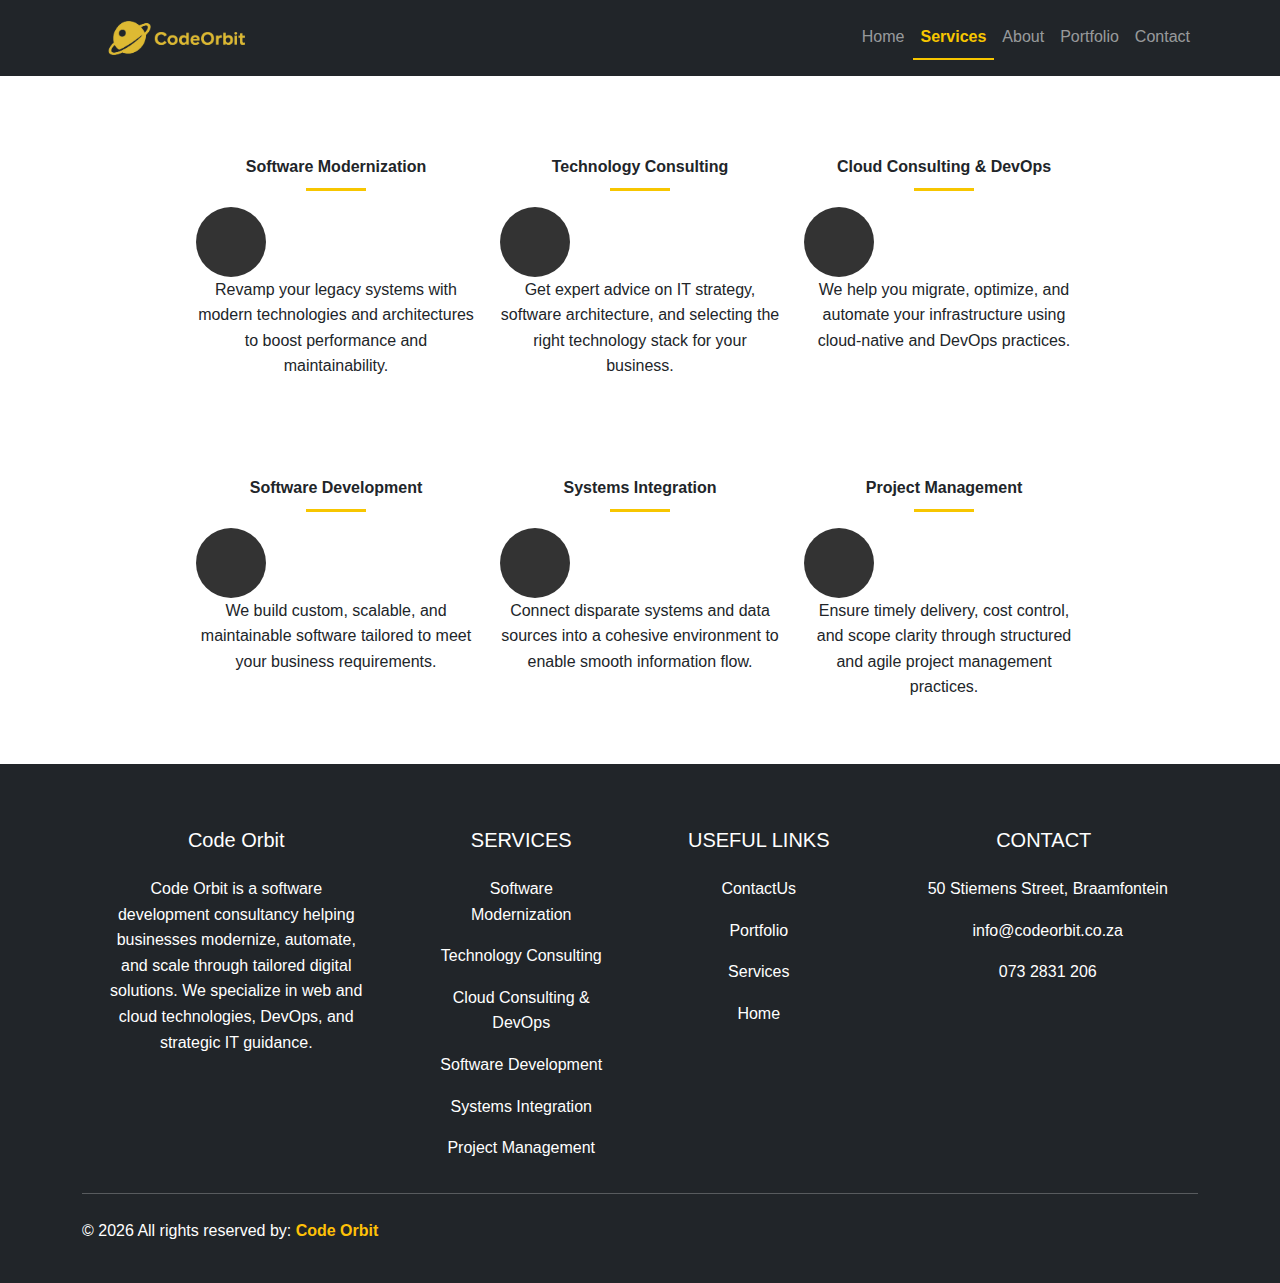
<file: services.html>
<!DOCTYPE html>
<html lang="en">
<head>
  <meta charset="UTF-8">
  <meta name="viewport" content="width=device-width, initial-scale=1.0">
  <title>Code Orbit</title>
  <link rel="icon" type="image/png" href="assets/title-logo.png">
  <link href="https://cdn.jsdelivr.net/npm/bootstrap@5.3.0/dist/css/bootstrap.min.css" rel="stylesheet">
  <link rel="stylesheet" href="https://cdnjs.cloudflare.com/ajax/libs/font-awesome/6.5.0/css/all.min.css" integrity="sha512-Avb2QiuDEEvB4bZJYdft2mNjVShBftLdPG8FJ0V7irTLQ8Uo0qcPxh4Plq7G5tGm0rU+1SPhVotteLpBERwTkw==" crossorigin="anonymous" referrerpolicy="no-referrer" />
  <link href="styles-services.css" rel="stylesheet">
  
</head>
<body>

<!-- Header -->
<nav id="mainNav" class="navbar navbar-expand-lg navbar-dark bg-dark fixed-top">
  <div class="container">
    <a class="navbar-brand d-flex align-items-center" href="index.html#home">
      <img src="assets/logo.png" alt="Code Orbit Logo" height="50" class="me-2" />
    </a>
    <button class="navbar-toggler" type="button" data-bs-toggle="collapse" data-bs-target="#navbarNav">
      <span class="navbar-toggler-icon"></span>
    </button>
    <div class="collapse navbar-collapse" id="navbarNav">
        <ul class="navbar-nav ms-auto">
        <li class="nav-item"><a class="nav-link" href="index.html#home">Home</a></li>
        <li class="nav-item"><a class="nav-link" href="#services">Services</a></li>
        <li class="nav-item"><a class="nav-link" href="index.html#about">About</a></li>
        <li class="nav-item"><a class="nav-link" href="index.html#portfolio">Portfolio</a></li>
        <li class="nav-item"><a class="nav-link" href="index.html#contact">Contact</a></li>
        </ul>
    </div>
  </div>
</nav>

<section class="py-5" id="services">
  <div class="container text-center">
    <div class="service-content d-flex flex-wrap justify-content-center gap-4">
      <!-- Service 1 -->
      <div class="service-item" id="softwareModernization">
        <p class="service-label">Software Modernization</p>
        <div class="circle-container">
          <div class="circle-icon-wrap">
            <div class="circle-icon">
              <i class="fas fa-sync-alt"></i>
            </div>
          </div>
          <p class="wrap-text">
            Revamp your legacy systems with modern technologies and architectures to boost performance and maintainability.
          </p>
        </div>
      </div>

      <!-- Service 2 -->
      <div class="service-item" id="technologyConsulting">
        <p class="service-label">Technology Consulting</p>
        <div class="circle-container">
          <div class="circle-icon-wrap">
            <div class="circle-icon">
              <i class="fas fa-user-cog"></i>
            </div>
          </div>
          <p class="wrap-text">
            Get expert advice on IT strategy, software architecture, and selecting the right technology stack for your business.
          </p>
        </div>
      </div>

      <!-- Service 3 -->
      <div class="service-item">
        <p class="service-label" id="cloudConsulting&DevOps">Cloud Consulting & DevOps</p>
        <div class="circle-container">
          <div class="circle-icon-wrap">
            <div class="circle-icon">
              <i class="fas fa-cloud"></i>
            </div>
          </div>
          <p class="wrap-text">
            We help you migrate, optimize, and automate your infrastructure using cloud-native and DevOps practices.
          </p>
        </div>
      </div>

      <!-- Service 4 -->
      <div class="service-item">
        <p class="service-label" id="softwareDevelopment">Software Development</p>
        <div class="circle-container">
          <div class="circle-icon-wrap">
            <div class="circle-icon">
              <i class="fas fa-code"></i>
            </div>
          </div>
          <p class="wrap-text">
            We build custom, scalable, and maintainable software tailored to meet your business requirements.
          </p>
        </div>
      </div>

      <!-- Service 5 -->
      <div class="service-item">
        <p class="service-label" id="systemsIntegration">Systems Integration</p>
        <div class="circle-container">
          <div class="circle-icon-wrap">
            <div class="circle-icon">
              <i class="fas fa-project-diagram"></i>
            </div>
          </div>
          <p class="wrap-text">
            Connect disparate systems and data sources into a cohesive environment to enable smooth information flow.
          </p>
        </div>
      </div>

      <!-- Service 6 -->
      <div class="service-item">
        <p class="service-label" id="projectManagement">Project Management</p>
        <div class="circle-container">
          <div class="circle-icon-wrap">
            <div class="circle-icon">
              <i class="fas fa-tasks"></i>
            </div>
          </div>
          <p class="wrap-text">
            Ensure timely delivery, cost control, and scope clarity through structured and agile project management practices.
          </p>
        </div>
      </div>
    </div>
  </div>
</section>




  <footer class="bg-dark text-white pt-5 pb-4">

    <div class="container text-center text-md-left">
      <div class="row text-center text-md-left">
        <div class="col-md-3 col-lg-3 col-xl-3 mx-auto mt-3">
          <h5 class="txt-uppercase mb-4 font-weight-bold footer-section-header">Code Orbit</h5>
          <p>
            Code Orbit is a software development consultancy helping businesses modernize, automate, and scale through tailored digital solutions. We specialize in web and cloud technologies, DevOps, and strategic IT guidance.
          </p>
        </div>
        <div class="col-md-2 col-lg-2 col-xm-2 mx-auto mt-3 footer-services">
          <h5 class="text-uppercase mb-4 font-weight-bold footer-section-header">Services</h5>
          <p>
            <a href="#softwareModernization" class="text-white" style="text-decoration: none;">Software Modernization</a>
          </p>
          <p>
            <a href="#technologyConsulting" class="text-white" style="text-decoration: none;">Technology Consulting</a>
          </p>
          <p>
            <a href="#cloudConsulting&DevOps" class="text-white" style="text-decoration: none;">Cloud Consulting & DevOps</a>
          </p>
          <p>
            <a href="#softwareDevelopment" class="text-white" style="text-decoration: none;">Software Development</a>
          </p>
          <p>
            <a href="#systemsIntegration" class="text-white" style="text-decoration: none;">Systems Integration</a>
          </p>
          <p>
            <a href="#projectManagement" class="text-white" style="text-decoration: none;">Project Management</a>
          </p>
        </div>

        <div class="col-md-3 col-lg-2 col-xl-2 mx-auto mt-3 footer-links">
          <h5 class="text-uppercase mb-4 font-weight-bold footer-section-header">Useful links</h5>
                    <p>
            <a href="#" class="text-white" style="text-decoration: none;">ContactUs</a>
          </p>
          <p>
            <a href="#" class="text-white" style="text-decoration: none;">Portfolio</a>
          </p>
          <p>
            <a href="#" class="text-white" style="text-decoration: none;">Services</a>
          </p>
          <p>
            <a href="#" class="text-white" style="text-decoration: none;">Home</a>
          </p>
        </div>

        <div class="col-md-4 col-lg-3 col-xl-3 mx-auto mt-3 text-center">
        <h5 class="text-uppercase mb-4 font-weight-bold footer-section-header">Contact</h5>
        <p>
            <i class="fas fa-home fa-lg me-2"></i>
            50 Stiemens Street, Braamfontein
        </p>
        <p>
            <i class="fas fa-envelope fa-lg me-2"></i>
            info@codeorbit.co.za
        </p>
        <p>
            <i class="fas fa-phone fa-lg me-2"></i>
            073 2831 206
        </p>
        </div>
      </div>

      <hr class="mb-4">
      
      <div class="row align-items-center">
        <div class="col-md-7 col-lg-8 text-start">
          <p class="footer-bottom-text"> &copy; <span id="year"></span> All rights reserved by:
            <a href="#" style="text-decoration: none;">
              <strong class="text-warning">Code Orbit</strong>
            </a>
          </p>
        </div>

      <div class="col-md-5 col-lg-4">
        <div class="text-center text-md-end footer-social-icons">
          <ul class="list-unstyled mb-0">
            <li class="d-inline">
              <a href="#" class="btn text-white" style="font-size: 23px;">
                <i class="fab fa-facebook"></i>
              </a>
            </li>
            <li class="d-inline">
              <a href="#" class="btn text-white" style="font-size: 23px;">
                <i class="fab fa-twitter"></i>
              </a>
            </li>
            <li class="d-inline">
              <a href="#" class="btn text-white" style="font-size: 23px;">
                <i class="fab fa-instagram"></i>
              </a>
            </li>
            <li class="d-inline">
              <a href="#" class="btn text-white" style="font-size: 23px;">
                <i class="fab fa-linkedin"></i>
              </a>
            </li>
          </ul>
        </div>
      </div>

      </div>
    </div>
  </footer>

<script src="https://cdn.jsdelivr.net/npm/bootstrap@5.3.0/dist/js/bootstrap.bundle.min.js"></script>
<script src="main.js"></script>
<script>
  document.getElementById("year").textContent = new Date().getFullYear();
</script>

</body>
</html>
</file>
<file: styles.css>
/* General Styles */
body {
  font-family: 'Segoe UI', Tahoma, Geneva, Verdana, sans-serif;
  scroll-behavior: smooth;
  line-height: 1.6;
  margin: 0;
  padding: 0;
  padding-top: 50px;
}

.nav-link.active {
  font-weight: bold;
  color: #f7c600 !important;
  border-bottom: 2px solid #f7c600;
}

/* Hero Section with Background Slideshow */
.hero {
  position: relative;
  height: 100vh;
  overflow: hidden;
  color: #fff;
}

.hero .carousel-inner {
  height: 100%;
}

.hero-slide {
  height: 100vh;
  background-size: cover;
  background-position: center;
  background-repeat: no-repeat;
}

.hero::after {
  content: '';
  position: absolute;
  top: 0;
  left: 0;
  width: 100%;
  height: 100%;
  background: rgba(17, 17, 17, 0.6); /* dark overlay */
  z-index: 1;
}

.hero-content {
  z-index: 2;
  position: absolute;
  top: 50%;
  left: 50%;
  transform: translate(-50%, -50%);
}

/* Hero Heading & Button */
.hero h1 {
  font-size: 3rem;
  font-weight: 700;
  line-height: 1.2;
}

.hero .btn {
  margin-top: 1.5rem;
  font-weight: 500;
}

/* Section Titles and Subtitles */
.section-title {
  font-size: 2rem;
  font-weight: 700;
  text-transform: uppercase;
  margin-bottom: 1rem;
  position: relative;
  display: inline-block;
}

.section-title::after {
  content: "";
  display: block;
  width: 60px;
  height: 3px;
  background-color: #f7c600;
  margin: 0.5rem auto 0;
}

.section-subtitle {
  font-size: 1rem;
  max-width: 700px;
  margin: 0 auto 2rem;
  color: #555;
}

.footer-section-header{
  color: #f7c600;
}

/* Enhanced Services Section */
.services-grid {
  display: grid;
  grid-template-columns: repeat(auto-fit, minmax(350px, 1fr));
  gap: 2rem;
  margin: 3rem 0;
  padding: 0 1rem;
}

.service-card {
  position: relative;
  background: linear-gradient(135deg, #ffffff 0%, #f8f9fa 100%);
  border-radius: 20px;
  padding: 2.5rem 2rem;
  box-shadow: 0 10px 30px rgba(0, 0, 0, 0.1);
  transition: all 0.4s cubic-bezier(0.175, 0.885, 0.32, 1.275);
  overflow: hidden;
  border: 1px solid rgba(247, 198, 0, 0.1);
}

.service-card::before {
  content: '';
  position: absolute;
  top: 0;
  left: 0;
  right: 0;
  height: 4px;
  background: linear-gradient(90deg, #f7c600, #ffd700, #f7c600);
  background-size: 200% 100%;
  animation: shimmer 3s ease-in-out infinite;
}

@keyframes shimmer {
  0%, 100% { background-position: -200% 0; }
  50% { background-position: 200% 0; }
}

/* Hover effects removed per user request */

.service-card-inner {
  position: relative;
  z-index: 2;
  text-align: center;
}

.service-icon-wrapper {
  position: relative;
  display: inline-block;
  margin-bottom: 1.5rem;
}

.service-icon {
  width: 80px;
  height: 80px;
  background: linear-gradient(135deg, #333 0%, #555 100%);
  border-radius: 50%;
  display: flex;
  align-items: center;
  justify-content: center;
  position: relative;
  z-index: 3;
  transition: all 0.3s ease;
}

.service-icon i {
  font-size: 2rem;
  color: #f7c600;
  transition: all 0.3s ease;
}

.service-glow {
  position: absolute;
  top: 50%;
  left: 50%;
  transform: translate(-50%, -50%);
  width: 100px;
  height: 100px;
  background: radial-gradient(circle, rgba(247, 198, 0, 0.3) 0%, transparent 70%);
  border-radius: 50%;
  opacity: 0;
  transition: all 0.3s ease;
  z-index: 1;
}

/* All hover effects removed per user request */

.service-title {
  font-size: 1.3rem;
  font-weight: 700;
  color: #333;
  margin-bottom: 1rem;
  transition: color 0.3s ease;
}

.service-description {
  color: #666;
  line-height: 1.6;
  margin-bottom: 0;
  font-size: 0.95rem;
}

/* Overlay styles removed - no hover interactions */

@keyframes bounce {
  0%, 20%, 50%, 80%, 100% { transform: translateY(0); }
  40% { transform: translateY(-10px); }
  60% { transform: translateY(-5px); }
}

/* Enhanced Button Styles */
.btn-enhanced {
  background: linear-gradient(135deg, #333 0%, #555 100%);
  color: white;
  border: none;
  padding: 15px 40px;
  border-radius: 50px;
  font-weight: 600;
  text-transform: uppercase;
  letter-spacing: 1px;
  position: relative;
  overflow: hidden;
  transition: all 0.3s ease;
  display: inline-flex;
  align-items: center;
  gap: 10px;
  text-decoration: none;
}

.btn-enhanced::before {
  content: '';
  position: absolute;
  top: 0;
  left: -100%;
  width: 100%;
  height: 100%;
  background: linear-gradient(90deg, transparent, rgba(255, 255, 255, 0.2), transparent);
  transition: left 0.5s ease;
}

.btn-enhanced:hover::before {
  left: 100%;
}

.btn-enhanced:hover {
  background: linear-gradient(135deg, #f7c600 0%, #ffd700 100%);
  color: #333;
  transform: translateY(-2px);
  box-shadow: 0 10px 20px rgba(0, 0, 0, 0.2);
}

.btn-icon {
  transition: transform 0.3s ease;
}

.btn-enhanced:hover .btn-icon {
  transform: translateX(5px);
}

/* About Section */
#about img {
  border-radius: 8px;
}

#about .btn {
  background-color: #333;
  border: none;
  padding: 10px 24px;
}

/* Portfolio Section */
#portfolio img {
  transition: transform 0.3s ease, box-shadow 0.3s ease;
}

#portfolio img:hover {
  transform: scale(1.02);
  box-shadow: 0 10px 20px rgba(0, 0, 0, 0.2);
}

.what-we-do {
  background-color: #fff;
}

/* Legacy service styles - keeping for backward compatibility but hidden */
.arrow-flow,
.service-item,
.circle,
.circle-icon,
.service-label {
  display: none;
}

#services .btn-container {
  display: flex;
  justify-content: center;
  margin-top: 2rem; 
}

#services .btn-container .btn {
  background-color: #333;
  border: none;
  padding: 10px 24px;
  color: #fff;
}

footer i {
  min-width: 30px;
  text-align: center;
}

#services .btn-container .btn:hover {
  background-color: #f7c600;
}

.work_section {
  .work_container {
    display: flex;
    flex-wrap: wrap;
    margin: 0 -1%;

    .box {
      min-width: 300px;
      display: flex;
      align-items: stretch;

      img {
        width: 100%;
      }

      &.b-2,
      &.b-3 {
        width: 43.5%;
      }


      &.b-1,
      &.b-4 {
        width: 56.5%;
      }
    }
  }

}

.heading_container {
  align-items: center;
  margin-bottom: 45px;
}

html {
  scroll-behavior: smooth;
  scroll-padding-top: 100px;
}

#portfolio .container{
  padding-bottom: 100px;
}

@media (max-width: 1024px) {
  .services-grid {
    grid-template-columns: repeat(auto-fit, minmax(300px, 1fr));
    gap: 1.5rem;
  }

  .service-card {
    padding: 2rem 1.5rem;
  }
}

@media (max-width: 767.98px) {
  .section-title {
    font-size: 1.5rem;
  }

  .hero h1 {
    font-size: 2rem;
  }

  /* Enhanced Services Mobile Styles */
  .services-grid {
    grid-template-columns: 1fr;
    gap: 1.5rem;
    margin: 2rem 0;
    padding: 0 0.5rem;
  }

  .service-card {
    padding: 2rem 1.5rem;
    margin: 0 auto;
    max-width: 350px;
  }

  .service-icon {
    width: 70px;
    height: 70px;
  }

  .service-icon i {
    font-size: 1.8rem;
  }

  .service-title {
    font-size: 1.2rem;
  }

  .service-description {
    font-size: 0.9rem;
  }

  .btn-enhanced {
    padding: 12px 30px;
    font-size: 0.9rem;
  }

  /* Legacy styles for compatibility */
  .service-item {
    width: 80%; 
    margin: 0 auto 2rem auto; 
    right: 0;
  }

  .circle,
  .service-label {
    right: 0; 
    bottom: 0;
    text-align: center;
  }

  footer p {
    font-size: 0.9rem;
  }

    #about .row {
    flex-direction: column;
    text-align: center;
  }

  #about .col-lg-6 {
    max-width: 100%;
    flex: 0 0 100%;
  }

  #about img {
    margin-bottom: 1.5rem;
    max-width: 100%;
    height: auto;
  }

  #portfolio .heading_container{
    flex-direction: column;
    text-align: center;
  }

    #portfolio .work_container .box {
    width: 100%;
  }

  #contact .row {
    flex-direction: column;
    align-items: center;
    justify-content: center;
  }

  .contact-form {
    width: 100%;
    display: flex;
    flex-direction: column;
    align-items: center;
  }

  .contact-form form {
    width: 90%;
    max-width: 400px;
  }
  
  .form-label{
    display: none;
  }

  .google-map-container{
    display: flex;
    flex-direction: column;
    align-items: center;
    width: 90%;
  }

    .footer-services,
  .footer-links {
    display: none;
  }

  .footer-bottom-text {
    font-size: 0.8rem;
    text-align: center;
  }

  .footer-social-icons {
    text-align: center;
    margin-top: 0.5rem;
  }

}
</file>
<file: styles-services.css>
/* General Styles */
body {
  font-family: 'Segoe UI', Tahoma, Geneva, Verdana, sans-serif;
  scroll-behavior: smooth;
  line-height: 1.6;
  margin: 0;
  padding: 0;
  padding-top: 50px;
}

.nav-link.active {
  font-weight: bold;
  color: #f7c600 !important;
  border-bottom: 2px solid #f7c600;
}

.circle-icon {
  background-color: #333;
  border-radius: 50%;
  width: 70px;
  height: 70px;
  display: flex;
  align-items: center;
  justify-content: center;
  transition: background-color 0.3s ease, transform 0.3s ease;
}

.circle-icon i {
  font-size: 17px;         
  color: white;            
  transition: transform 0.3s ease;
}

.service-label {
  right: 32%;
  bottom: 80px;
  margin-top: 1rem;
  font-weight: 600;
  transition: color 0.3s ease;
}

.service-label::after {
  content: "";
  display: block;
  width: 60px;
  height: 3px;
  background-color: #f7c600;
  margin: 0.5rem auto 0;
}

.service-item {
  width: 280px;
  margin-top: 40px;
}
</file>
